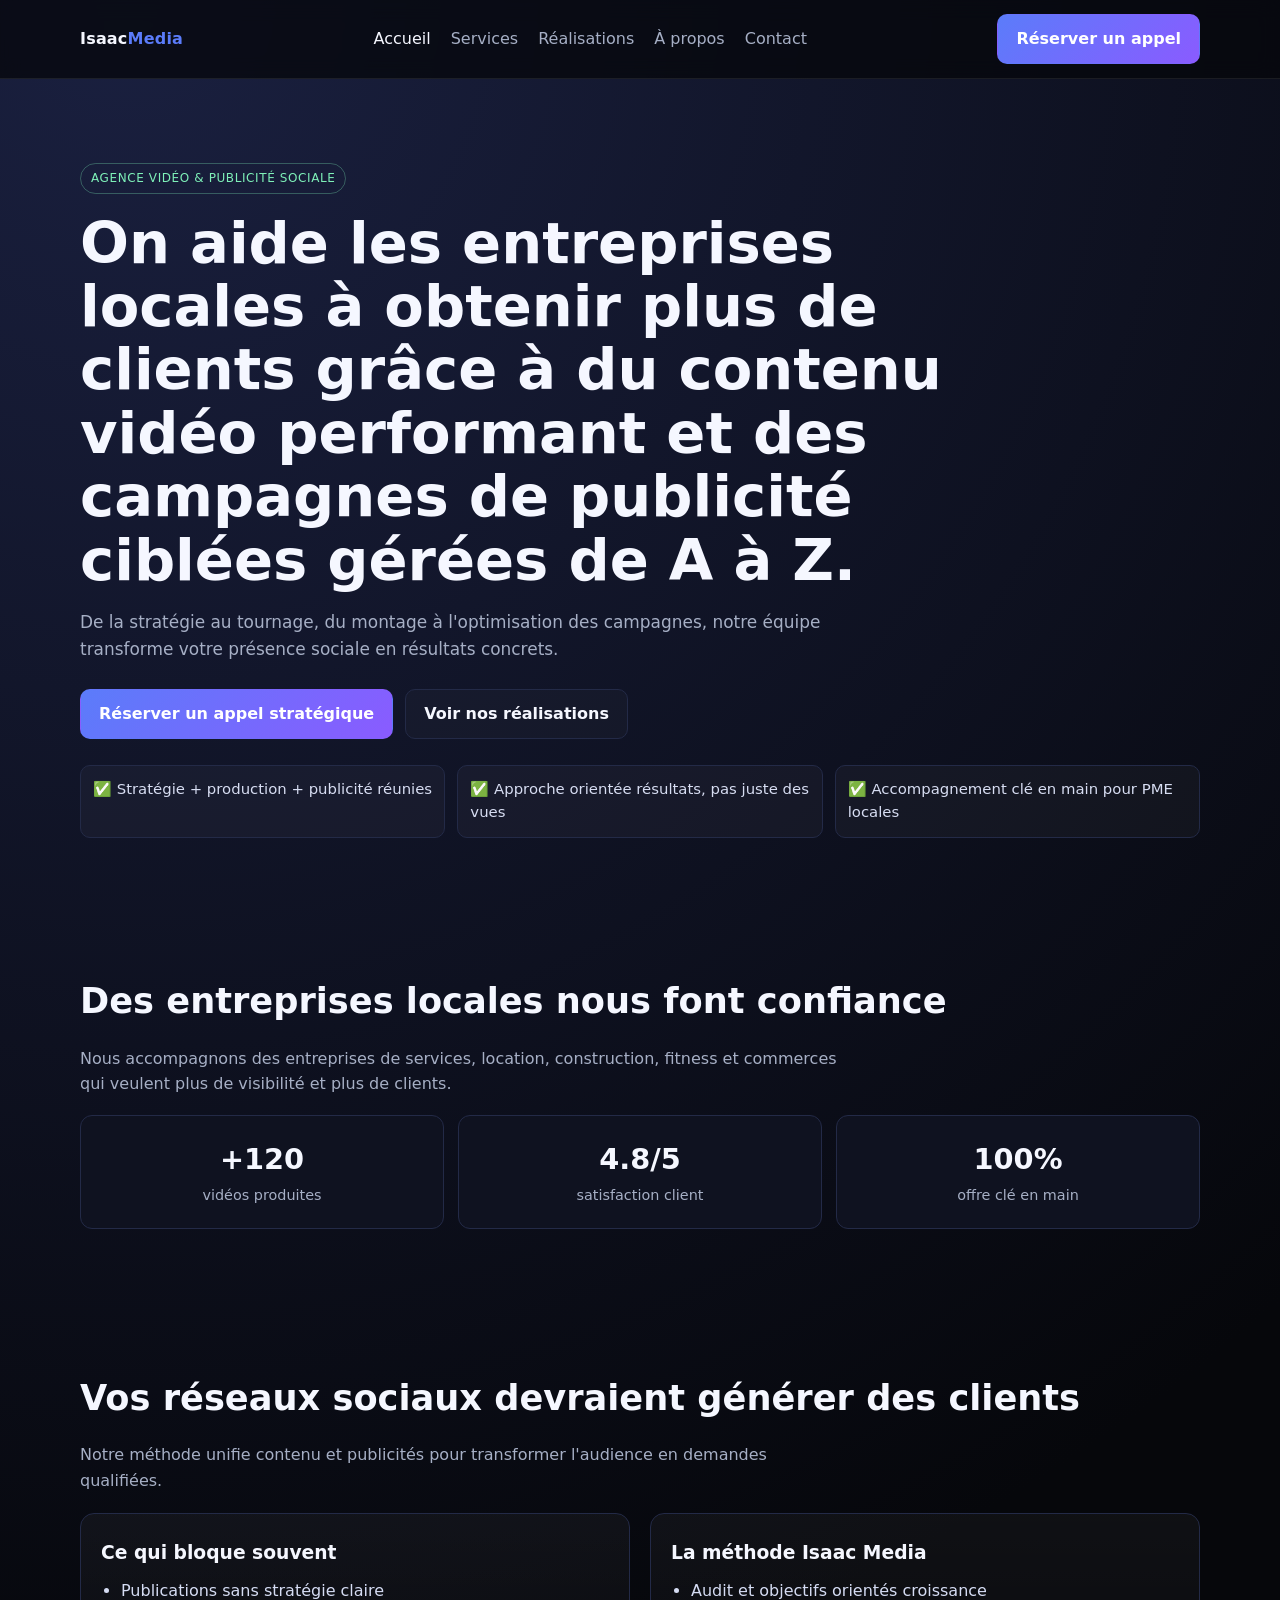
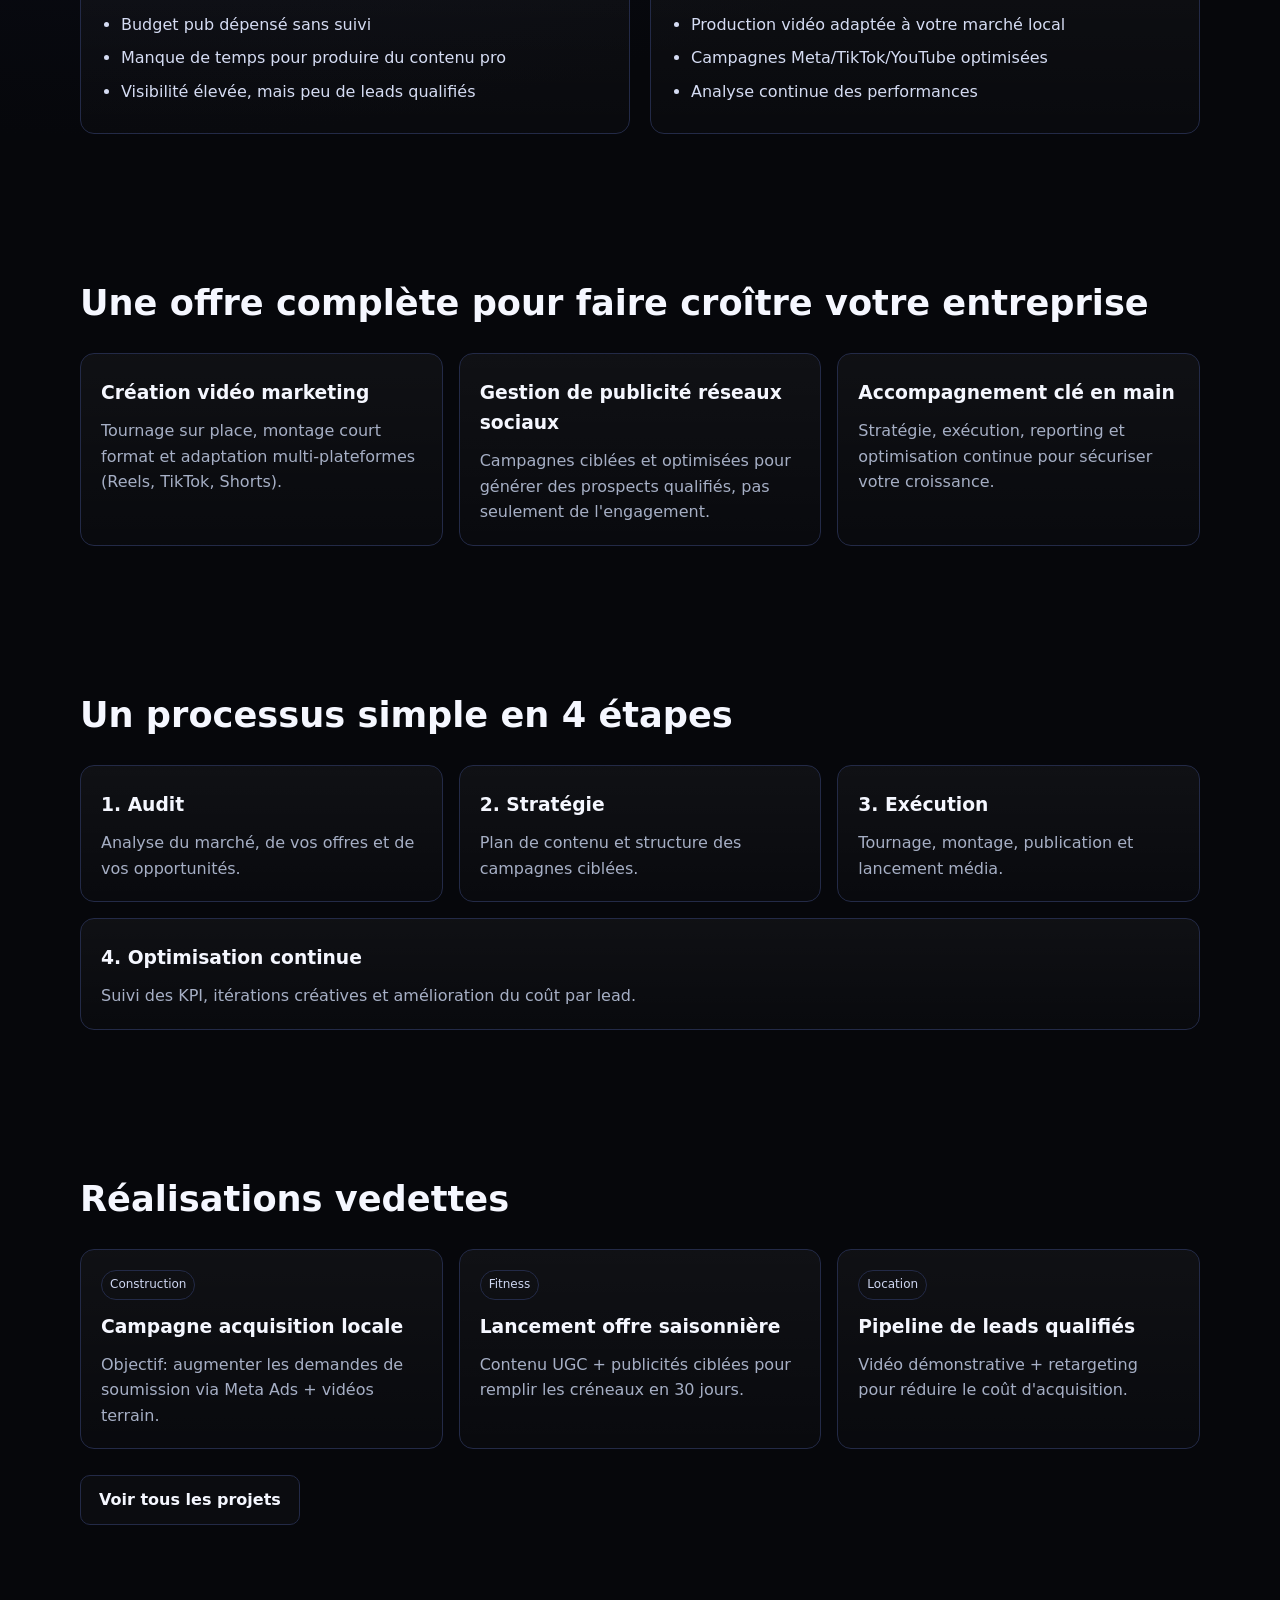
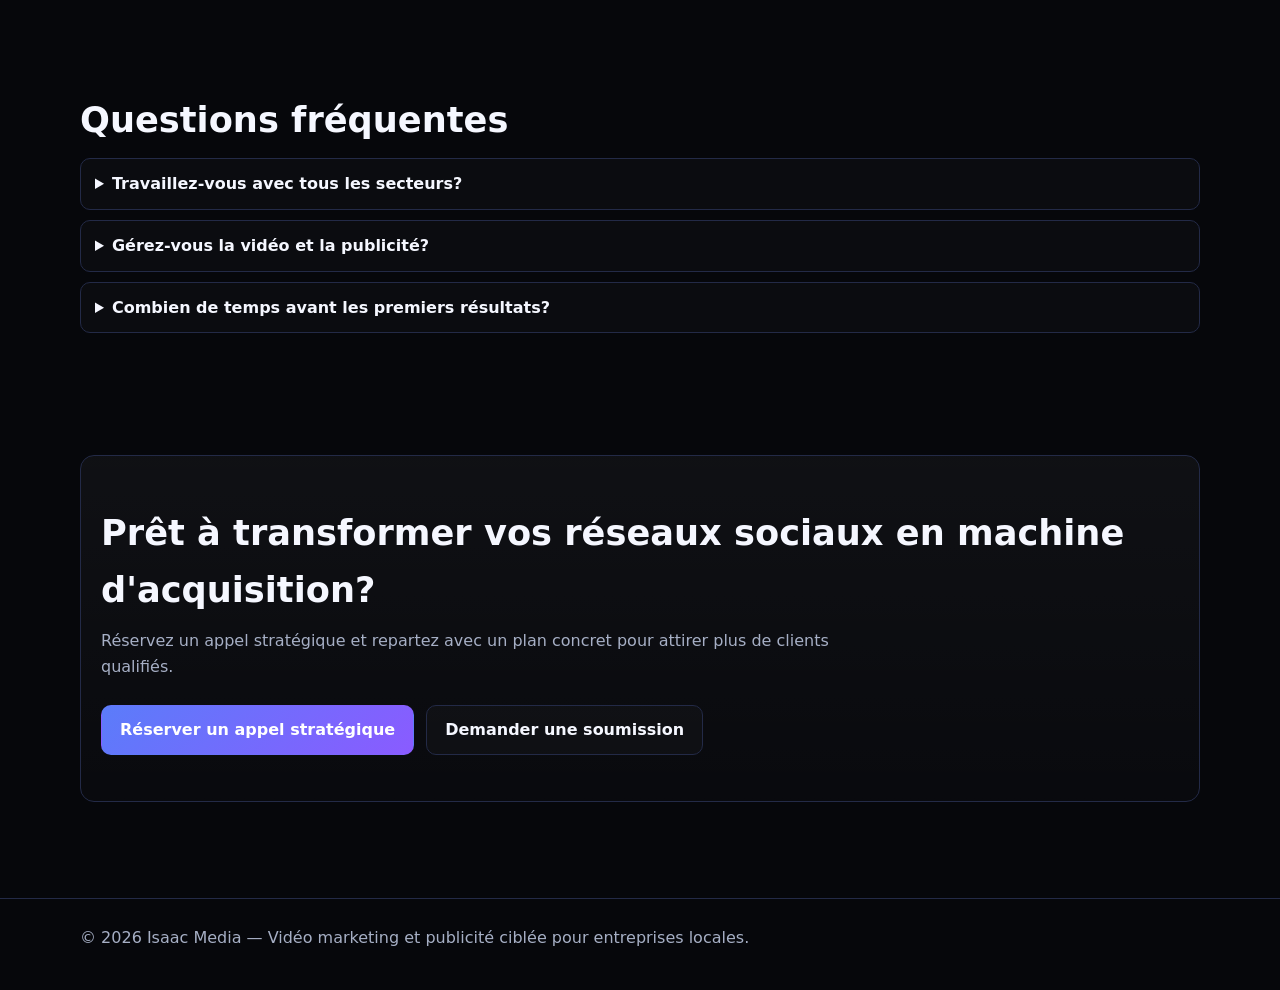
<file: index.html>
<!doctype html>
<html lang="fr-CA">
<head>
  <meta charset="UTF-8" />
  <meta name="viewport" content="width=device-width, initial-scale=1.0" />
  <meta name="description" content="Isaac Media aide les entreprises locales à obtenir plus de clients avec vidéo marketing et publicité ciblée gérées de A à Z." />
  <title>Isaac Media | Vidéo marketing & publicité ciblée</title>
  <link rel="stylesheet" href="styles.css" />
</head>
<body>
<header>
  <div class="container nav">
    <a class="logo" href="index.html">Isaac<span>Media</span></a>
    <nav class="nav-links">
      <a class="active" href="index.html">Accueil</a>
      <a href="services.html">Services</a>
      <a href="portfolio.html">Réalisations</a>
      <a href="about.html">À propos</a>
      <a href="contact.html">Contact</a>
    </nav>
    <a class="btn btn-primary" href="contact.html">Réserver un appel</a>
  </div>
</header>

<main>
  <section class="hero container">
    <span class="eyebrow">Agence vidéo & publicité sociale</span>
    <h1>On aide les entreprises locales à obtenir plus de clients grâce à du contenu vidéo performant et des campagnes de publicité ciblées gérées de A à Z.</h1>
    <p class="lead">De la stratégie au tournage, du montage à l'optimisation des campagnes, notre équipe transforme votre présence sociale en résultats concrets.</p>
    <div class="cta-row">
      <a class="btn btn-primary" href="contact.html">Réserver un appel stratégique</a>
      <a class="btn btn-outline" href="portfolio.html">Voir nos réalisations</a>
    </div>
    <div class="quick-points">
      <p>✅ Stratégie + production + publicité réunies</p>
      <p>✅ Approche orientée résultats, pas juste des vues</p>
      <p>✅ Accompagnement clé en main pour PME locales</p>
    </div>
  </section>

  <section class="container">
    <h2 class="section-title">Des entreprises locales nous font confiance</h2>
    <p class="section-copy">Nous accompagnons des entreprises de services, location, construction, fitness et commerces qui veulent plus de visibilité et plus de clients.</p>
    <div class="stats">
      <div class="stat"><strong>+120</strong><span>vidéos produites</span></div>
      <div class="stat"><strong>4.8/5</strong><span>satisfaction client</span></div>
      <div class="stat"><strong>100%</strong><span>offre clé en main</span></div>
    </div>
  </section>

  <section class="container">
    <h2 class="section-title">Vos réseaux sociaux devraient générer des clients</h2>
    <p class="section-copy">Notre méthode unifie contenu et publicités pour transformer l'audience en demandes qualifiées.</p>
    <div class="split">
      <article class="card">
        <h3>Ce qui bloque souvent</h3>
        <ul class="list">
          <li>Publications sans stratégie claire</li>
          <li>Budget pub dépensé sans suivi</li>
          <li>Manque de temps pour produire du contenu pro</li>
          <li>Visibilité élevée, mais peu de leads qualifiés</li>
        </ul>
      </article>
      <article class="card">
        <h3>La méthode Isaac Media</h3>
        <ul class="list">
          <li>Audit et objectifs orientés croissance</li>
          <li>Production vidéo adaptée à votre marché local</li>
          <li>Campagnes Meta/TikTok/YouTube optimisées</li>
          <li>Analyse continue des performances</li>
        </ul>
      </article>
    </div>
  </section>

  <section class="container">
    <h2 class="section-title">Une offre complète pour faire croître votre entreprise</h2>
    <div class="grid-3">
      <article class="card">
        <h3>Création vidéo marketing</h3>
        <p>Tournage sur place, montage court format et adaptation multi-plateformes (Reels, TikTok, Shorts).</p>
      </article>
      <article class="card">
        <h3>Gestion de publicité réseaux sociaux</h3>
        <p>Campagnes ciblées et optimisées pour générer des prospects qualifiés, pas seulement de l'engagement.</p>
      </article>
      <article class="card">
        <h3>Accompagnement clé en main</h3>
        <p>Stratégie, exécution, reporting et optimisation continue pour sécuriser votre croissance.</p>
      </article>
    </div>
  </section>

  <section class="container">
    <h2 class="section-title">Un processus simple en 4 étapes</h2>
    <div class="grid-3">
      <article class="card"><h3>1. Audit</h3><p>Analyse du marché, de vos offres et de vos opportunités.</p></article>
      <article class="card"><h3>2. Stratégie</h3><p>Plan de contenu et structure des campagnes ciblées.</p></article>
      <article class="card"><h3>3. Exécution</h3><p>Tournage, montage, publication et lancement média.</p></article>
    </div>
    <div class="card" style="margin-top:16px"><h3>4. Optimisation continue</h3><p>Suivi des KPI, itérations créatives et amélioration du coût par lead.</p></div>
  </section>

  <section class="container">
    <h2 class="section-title">Réalisations vedettes</h2>
    <div class="grid-3">
      <article class="card portfolio-item"><span class="tag">Construction</span><h3>Campagne acquisition locale</h3><p>Objectif: augmenter les demandes de soumission via Meta Ads + vidéos terrain.</p></article>
      <article class="card portfolio-item"><span class="tag">Fitness</span><h3>Lancement offre saisonnière</h3><p>Contenu UGC + publicités ciblées pour remplir les créneaux en 30 jours.</p></article>
      <article class="card portfolio-item"><span class="tag">Location</span><h3>Pipeline de leads qualifiés</h3><p>Vidéo démonstrative + retargeting pour réduire le coût d'acquisition.</p></article>
    </div>
    <div class="cta-row"><a class="btn btn-outline" href="portfolio.html">Voir tous les projets</a></div>
  </section>

  <section class="container faq">
    <h2 class="section-title">Questions fréquentes</h2>
    <details><summary>Travaillez-vous avec tous les secteurs?</summary><p>Nous sommes spécialisés en entreprises locales de services, construction, fitness, commerces et location.</p></details>
    <details><summary>Gérez-vous la vidéo et la publicité?</summary><p>Oui. Notre avantage est d'unifier stratégie, production et acquisition au même endroit.</p></details>
    <details><summary>Combien de temps avant les premiers résultats?</summary><p>Les premières données arrivent rapidement, puis la performance augmente avec l'optimisation continue.</p></details>
  </section>

  <section class="container">
    <div class="card">
      <h2 class="section-title">Prêt à transformer vos réseaux sociaux en machine d'acquisition?</h2>
      <p class="section-copy">Réservez un appel stratégique et repartez avec un plan concret pour attirer plus de clients qualifiés.</p>
      <div class="cta-row">
        <a class="btn btn-primary" href="contact.html">Réserver un appel stratégique</a>
        <a class="btn btn-outline" href="contact.html">Demander une soumission</a>
      </div>
    </div>
  </section>
</main>

<footer>
  <div class="container">© <span id="year"></span> Isaac Media — Vidéo marketing et publicité ciblée pour entreprises locales.</div>
</footer>
<script src="script.js"></script>
</body>
</html>
</file>
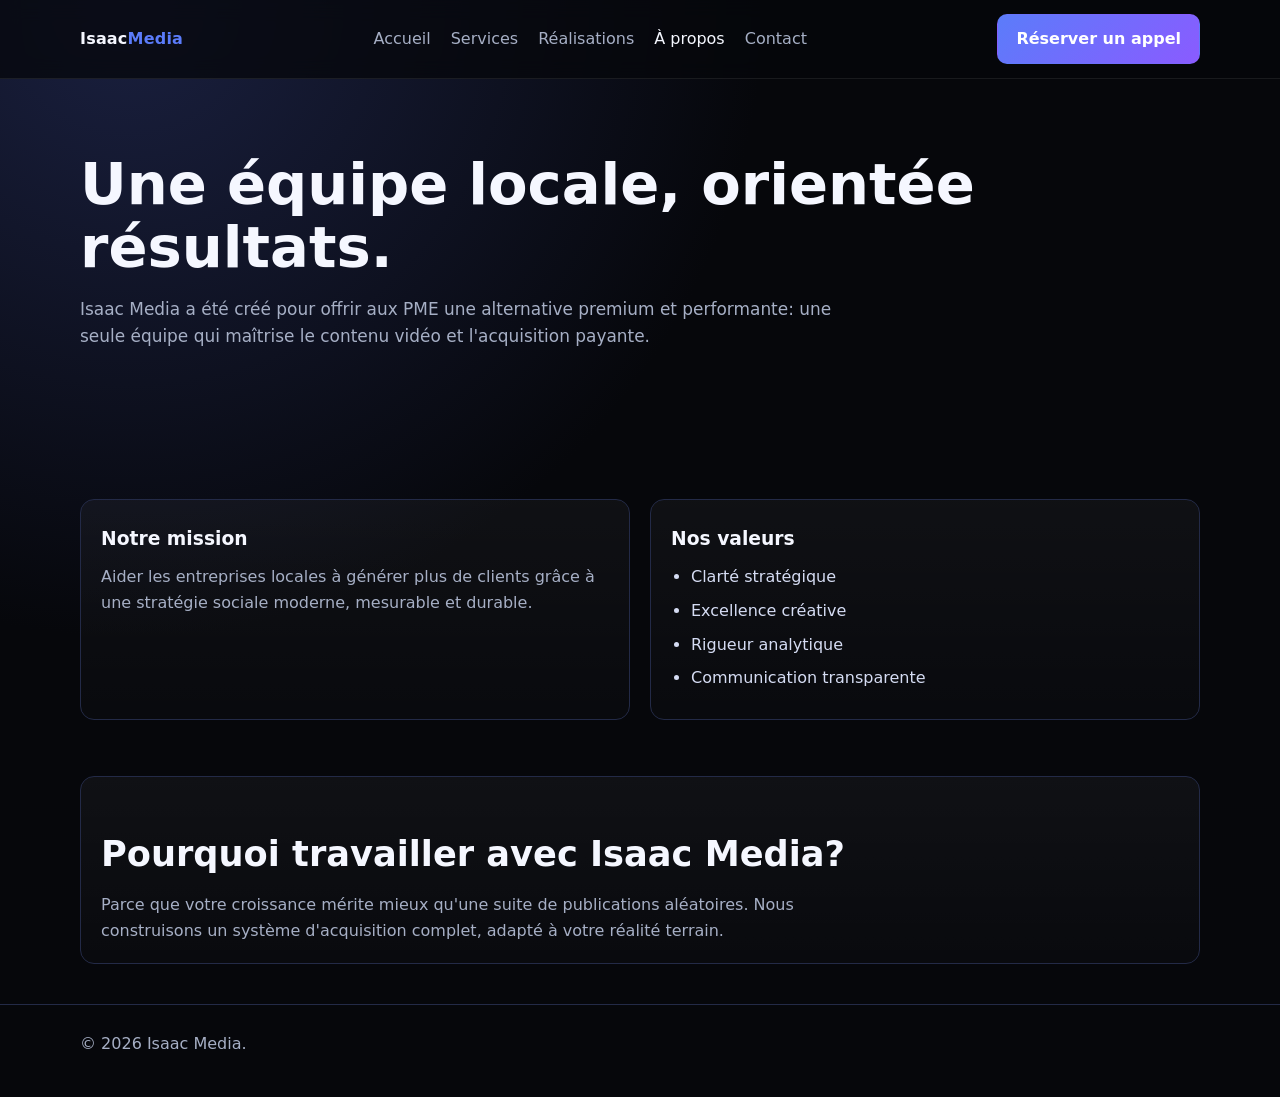
<file: about.html>
<!doctype html>
<html lang="fr-CA">
<head>
  <meta charset="UTF-8" />
  <meta name="viewport" content="width=device-width, initial-scale=1.0" />
  <title>À propos | Isaac Media</title>
  <link rel="stylesheet" href="styles.css" />
</head>
<body>
<header><div class="container nav"><a class="logo" href="index.html">Isaac<span>Media</span></a><nav class="nav-links"><a href="index.html">Accueil</a><a href="services.html">Services</a><a href="portfolio.html">Réalisations</a><a class="active" href="about.html">À propos</a><a href="contact.html">Contact</a></nav><a class="btn btn-primary" href="contact.html">Réserver un appel</a></div></header>
<main class="container">
  <section>
    <h1>Une équipe locale, orientée résultats.</h1>
    <p class="lead">Isaac Media a été créé pour offrir aux PME une alternative premium et performante: une seule équipe qui maîtrise le contenu vidéo et l'acquisition payante.</p>
  </section>
  <section class="split">
    <article class="card"><h3>Notre mission</h3><p>Aider les entreprises locales à générer plus de clients grâce à une stratégie sociale moderne, mesurable et durable.</p></article>
    <article class="card"><h3>Nos valeurs</h3><ul class="list"><li>Clarté stratégique</li><li>Excellence créative</li><li>Rigueur analytique</li><li>Communication transparente</li></ul></article>
  </section>
  <section class="card">
    <h2 class="section-title">Pourquoi travailler avec Isaac Media?</h2>
    <p class="section-copy">Parce que votre croissance mérite mieux qu'une suite de publications aléatoires. Nous construisons un système d'acquisition complet, adapté à votre réalité terrain.</p>
  </section>
</main>
<footer><div class="container">© <span id="year"></span> Isaac Media.</div></footer>
<script src="script.js"></script>
</body>
</html>
</file>
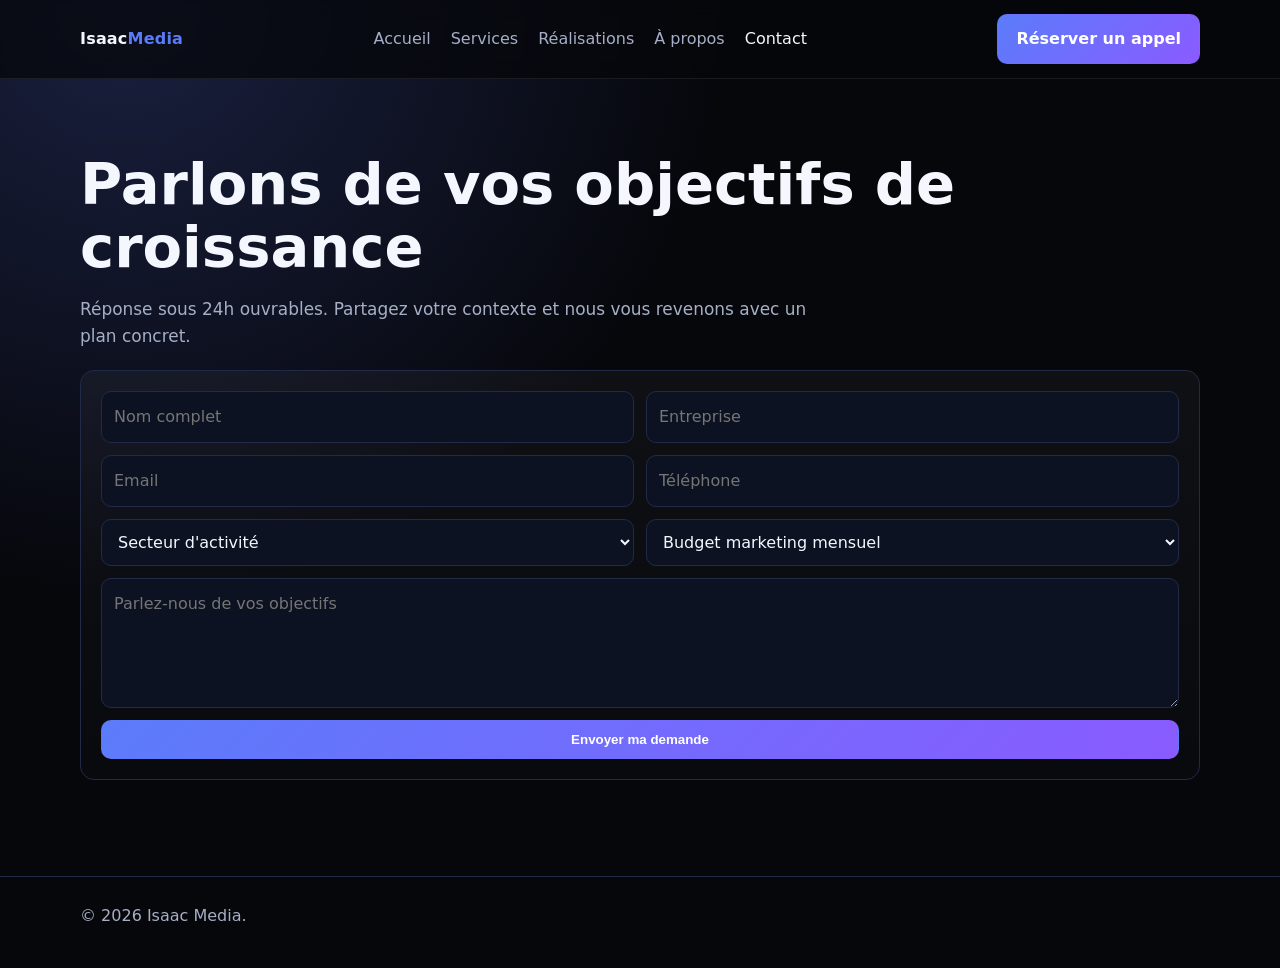
<file: contact.html>
<!doctype html>
<html lang="fr-CA">
<head>
  <meta charset="UTF-8" />
  <meta name="viewport" content="width=device-width, initial-scale=1.0" />
  <title>Contact | Isaac Media</title>
  <link rel="stylesheet" href="styles.css" />
</head>
<body>
<header><div class="container nav"><a class="logo" href="index.html">Isaac<span>Media</span></a><nav class="nav-links"><a href="index.html">Accueil</a><a href="services.html">Services</a><a href="portfolio.html">Réalisations</a><a href="about.html">À propos</a><a class="active" href="contact.html">Contact</a></nav><a class="btn btn-primary" href="#form">Réserver un appel</a></div></header>
<main class="container">
  <section>
    <h1>Parlons de vos objectifs de croissance</h1>
    <p class="lead">Réponse sous 24h ouvrables. Partagez votre contexte et nous vous revenons avec un plan concret.</p>
    <form id="form" class="contact-form card" action="#" method="post">
      <input name="name" placeholder="Nom complet" required />
      <input name="company" placeholder="Entreprise" required />
      <input type="email" name="email" placeholder="Email" required />
      <input name="phone" placeholder="Téléphone" />
      <select name="sector" required>
        <option value="">Secteur d'activité</option>
        <option>Construction</option><option>Fitness</option><option>Commerce</option><option>Location</option><option>Services</option>
      </select>
      <select name="budget" required>
        <option value="">Budget marketing mensuel</option>
        <option>1 000$ - 2 500$</option><option>2 500$ - 5 000$</option><option>5 000$ - 10 000$</option><option>10 000$+</option>
      </select>
      <textarea class="full" name="message" placeholder="Parlez-nous de vos objectifs"></textarea>
      <button class="btn btn-primary full" type="submit">Envoyer ma demande</button>
    </form>
  </section>
</main>
<footer><div class="container">© <span id="year"></span> Isaac Media.</div></footer>
<script src="script.js"></script>
</body>
</html>
</file>
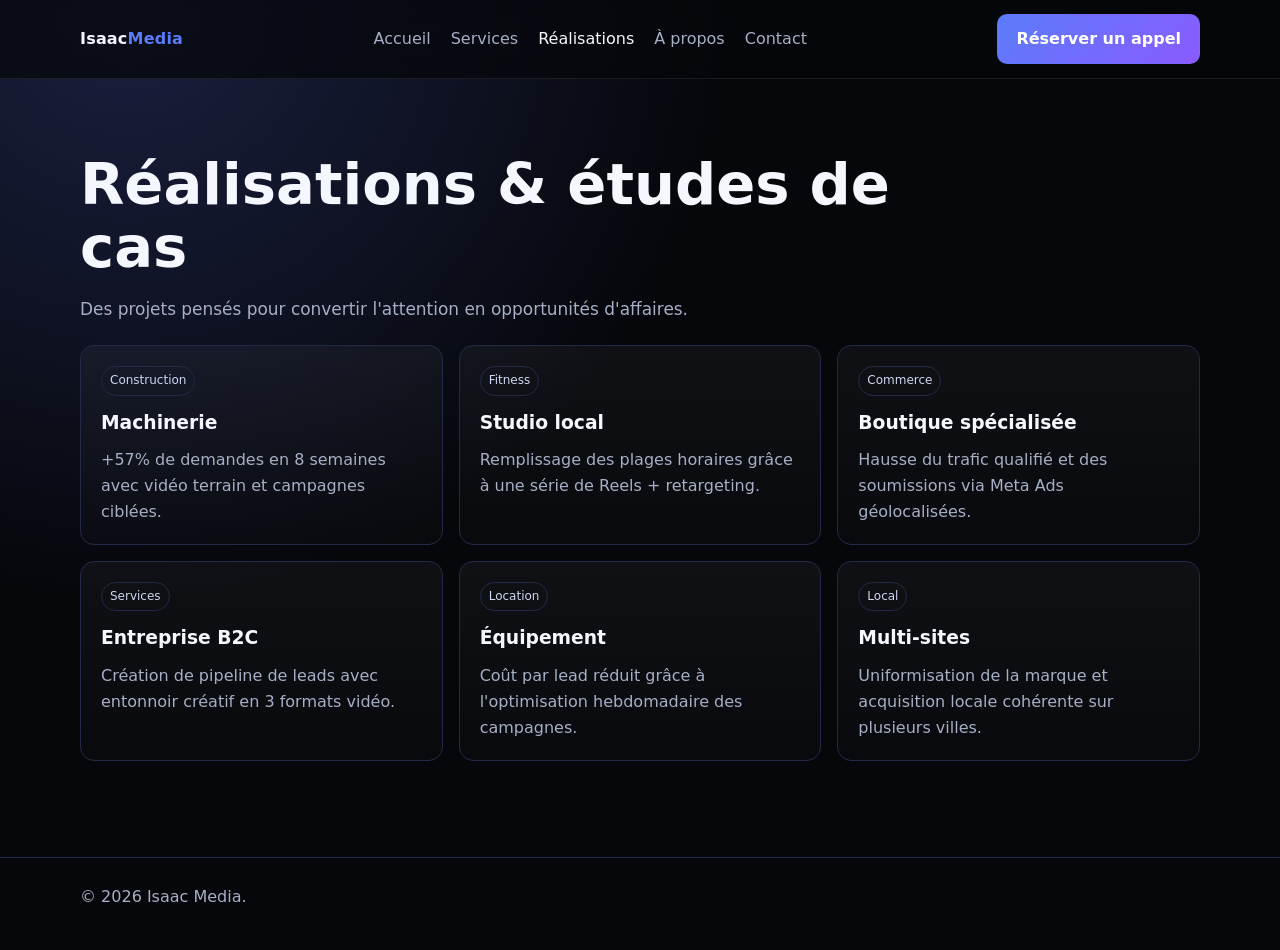
<file: portfolio.html>
<!doctype html>
<html lang="fr-CA">
<head>
  <meta charset="UTF-8" />
  <meta name="viewport" content="width=device-width, initial-scale=1.0" />
  <title>Réalisations | Isaac Media</title>
  <link rel="stylesheet" href="styles.css" />
</head>
<body>
<header><div class="container nav"><a class="logo" href="index.html">Isaac<span>Media</span></a><nav class="nav-links"><a href="index.html">Accueil</a><a href="services.html">Services</a><a class="active" href="portfolio.html">Réalisations</a><a href="about.html">À propos</a><a href="contact.html">Contact</a></nav><a class="btn btn-primary" href="contact.html">Réserver un appel</a></div></header>
<main class="container">
  <section>
    <h1>Réalisations & études de cas</h1>
    <p class="lead">Des projets pensés pour convertir l'attention en opportunités d'affaires.</p>
    <div class="grid-3">
      <article class="card portfolio-item"><span class="tag">Construction</span><h3>Machinerie</h3><p>+57% de demandes en 8 semaines avec vidéo terrain et campagnes ciblées.</p></article>
      <article class="card portfolio-item"><span class="tag">Fitness</span><h3>Studio local</h3><p>Remplissage des plages horaires grâce à une série de Reels + retargeting.</p></article>
      <article class="card portfolio-item"><span class="tag">Commerce</span><h3>Boutique spécialisée</h3><p>Hausse du trafic qualifié et des soumissions via Meta Ads géolocalisées.</p></article>
      <article class="card portfolio-item"><span class="tag">Services</span><h3>Entreprise B2C</h3><p>Création de pipeline de leads avec entonnoir créatif en 3 formats vidéo.</p></article>
      <article class="card portfolio-item"><span class="tag">Location</span><h3>Équipement</h3><p>Coût par lead réduit grâce à l'optimisation hebdomadaire des campagnes.</p></article>
      <article class="card portfolio-item"><span class="tag">Local</span><h3>Multi-sites</h3><p>Uniformisation de la marque et acquisition locale cohérente sur plusieurs villes.</p></article>
    </div>
  </section>
</main>
<footer><div class="container">© <span id="year"></span> Isaac Media.</div></footer>
<script src="script.js"></script>
</body>
</html>
</file>
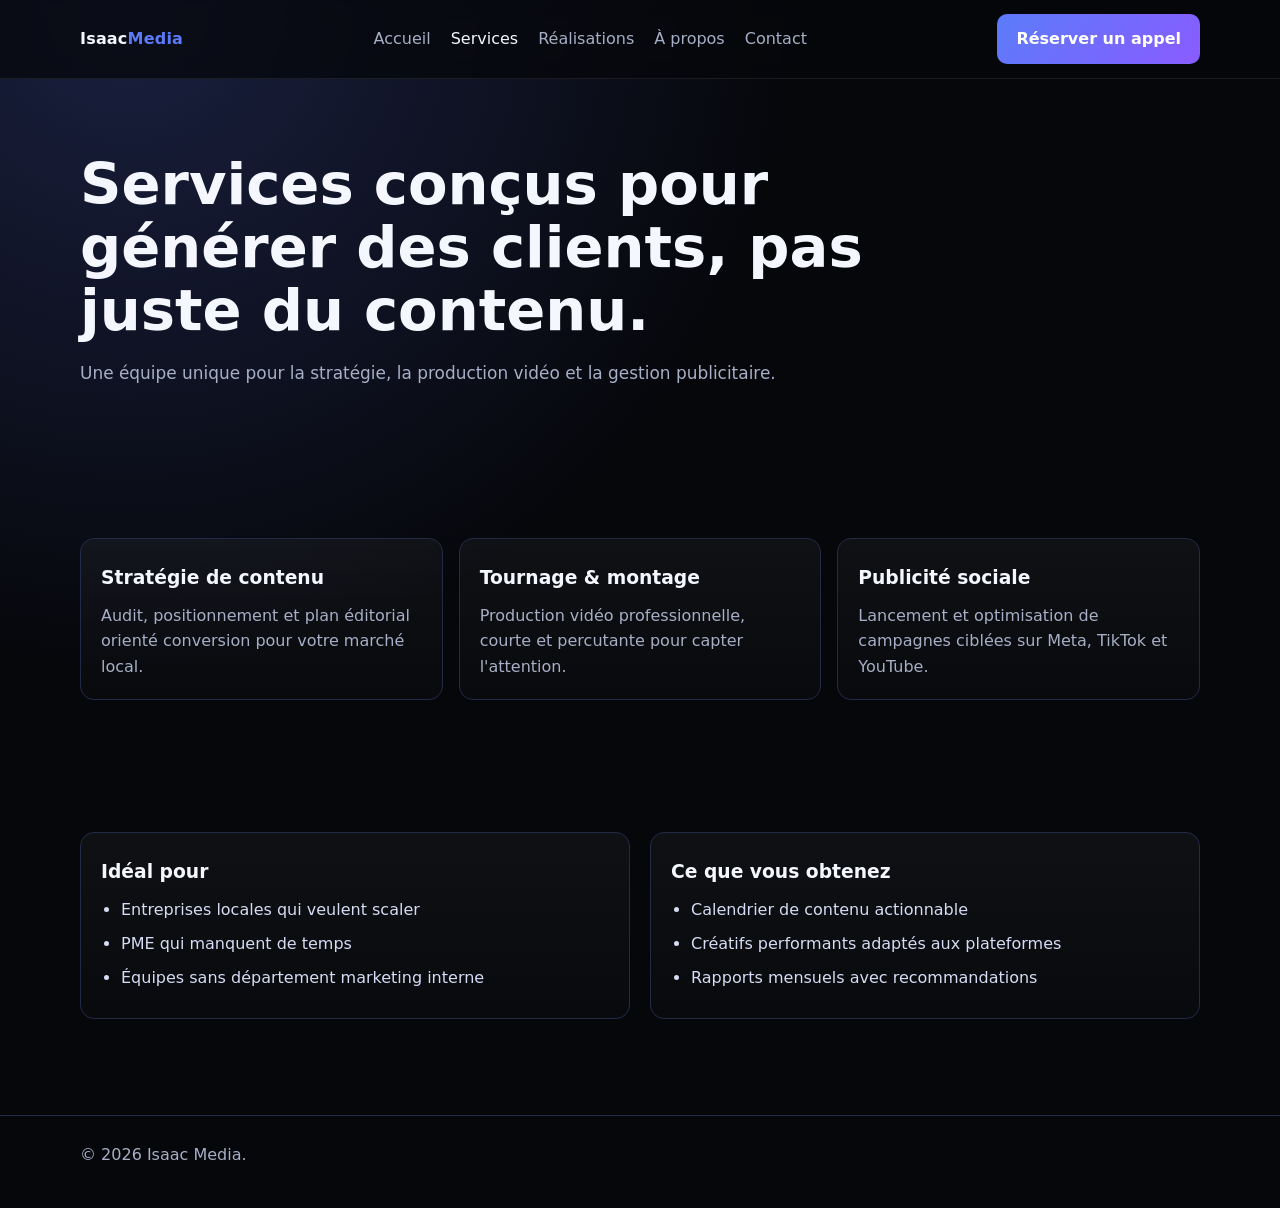
<file: services.html>
<!doctype html>
<html lang="fr-CA">
<head>
  <meta charset="UTF-8" />
  <meta name="viewport" content="width=device-width, initial-scale=1.0" />
  <title>Services | Isaac Media</title>
  <link rel="stylesheet" href="styles.css" />
</head>
<body>
<header><div class="container nav"><a class="logo" href="index.html">Isaac<span>Media</span></a><nav class="nav-links"><a href="index.html">Accueil</a><a class="active" href="services.html">Services</a><a href="portfolio.html">Réalisations</a><a href="about.html">À propos</a><a href="contact.html">Contact</a></nav><a class="btn btn-primary" href="contact.html">Réserver un appel</a></div></header>
<main class="container">
  <section>
    <h1>Services conçus pour générer des clients, pas juste du contenu.</h1>
    <p class="lead">Une équipe unique pour la stratégie, la production vidéo et la gestion publicitaire.</p>
  </section>
  <section class="grid-3">
    <article class="card"><h3>Stratégie de contenu</h3><p>Audit, positionnement et plan éditorial orienté conversion pour votre marché local.</p></article>
    <article class="card"><h3>Tournage & montage</h3><p>Production vidéo professionnelle, courte et percutante pour capter l'attention.</p></article>
    <article class="card"><h3>Publicité sociale</h3><p>Lancement et optimisation de campagnes ciblées sur Meta, TikTok et YouTube.</p></article>
  </section>
  <section class="split">
    <article class="card"><h3>Idéal pour</h3><ul class="list"><li>Entreprises locales qui veulent scaler</li><li>PME qui manquent de temps</li><li>Équipes sans département marketing interne</li></ul></article>
    <article class="card"><h3>Ce que vous obtenez</h3><ul class="list"><li>Calendrier de contenu actionnable</li><li>Créatifs performants adaptés aux plateformes</li><li>Rapports mensuels avec recommandations</li></ul></article>
  </section>
</main>
<footer><div class="container">© <span id="year"></span> Isaac Media.</div></footer>
<script src="script.js"></script>
</body>
</html>
</file>
<file: styles.css>
:root {
  --bg: #06070b;
  --panel: #0f1220;
  --panel-2: #141a2f;
  --text: #f5f7ff;
  --muted: #a6afc5;
  --accent: #5b7cfa;
  --accent-2: #8a5bff;
  --line: #232a47;
  --ok: #7ef0b8;
  --max: 1120px;
}

* { box-sizing: border-box; }
html, body { margin: 0; padding: 0; }
body {
  font-family: Inter, "SF Pro Text", "Segoe UI", system-ui, sans-serif;
  color: var(--text);
  background: radial-gradient(circle at 10% 0%, #1a2040 0%, var(--bg) 40%), var(--bg);
  line-height: 1.6;
}

a { color: inherit; text-decoration: none; }
img { max-width: 100%; display: block; }

.container {
  width: min(92%, var(--max));
  margin: 0 auto;
}

header {
  position: sticky;
  top: 0;
  z-index: 20;
  backdrop-filter: blur(10px);
  border-bottom: 1px solid rgba(255,255,255,0.08);
  background: rgba(6, 7, 11, 0.75);
}

.nav {
  display: flex;
  justify-content: space-between;
  align-items: center;
  padding: 14px 0;
}

.logo { font-weight: 800; letter-spacing: 0.2px; }
.logo span { color: var(--accent); }

.nav-links {
  display: flex;
  gap: 20px;
  color: var(--muted);
}
.nav-links a:hover, .nav-links a.active { color: var(--text); }

.btn {
  display: inline-flex;
  align-items: center;
  justify-content: center;
  border-radius: 10px;
  padding: 11px 18px;
  font-weight: 600;
  border: 1px solid transparent;
  transition: 0.2s ease;
}

.btn-primary {
  background: linear-gradient(135deg, var(--accent), var(--accent-2));
  color: #fff;
}

.btn-primary:hover { filter: brightness(1.08); }

.btn-outline {
  border-color: var(--line);
  background: rgba(255,255,255,0.02);
}

.hero {
  padding: 84px 0 50px;
}

.eyebrow {
  display: inline-block;
  font-size: 12px;
  letter-spacing: .6px;
  text-transform: uppercase;
  color: var(--ok);
  border: 1px solid rgba(126,240,184,0.3);
  padding: 5px 10px;
  border-radius: 999px;
}

h1 {
  margin: 18px 0 10px;
  line-height: 1.1;
  font-size: clamp(2rem, 5.4vw, 3.6rem);
  max-width: 900px;
}

.lead {
  color: var(--muted);
  max-width: 760px;
  font-size: 1.06rem;
}

.cta-row { display: flex; gap: 12px; flex-wrap: wrap; margin: 26px 0; }

.quick-points {
  display: grid;
  grid-template-columns: repeat(3, minmax(160px, 1fr));
  gap: 12px;
}
.quick-points p {
  margin: 0;
  padding: 12px;
  background: rgba(255,255,255,0.03);
  border: 1px solid var(--line);
  border-radius: 10px;
  color: #d7ddf2;
  font-size: 0.93rem;
}

section { padding: 56px 0; }

.section-title {
  font-size: clamp(1.5rem, 3vw, 2.2rem);
  margin-bottom: 10px;
}
.section-copy {
  color: var(--muted);
  max-width: 760px;
}

.grid-3 {
  margin-top: 22px;
  display: grid;
  grid-template-columns: repeat(3, 1fr);
  gap: 16px;
}

.card {
  border: 1px solid var(--line);
  background: linear-gradient(180deg, rgba(255,255,255,0.04), rgba(255,255,255,0.01));
  border-radius: 14px;
  padding: 20px;
}
.card h3 { margin-top: 4px; margin-bottom: 10px; }
.card p { margin: 0; color: var(--muted); }

.split {
  display: grid;
  grid-template-columns: 1fr 1fr;
  gap: 20px;
  margin-top: 20px;
}

.list { margin: 0; padding-left: 20px; color: #d5dcf3; }
.list li { margin-bottom: 8px; }

.stats {
  display: grid;
  grid-template-columns: repeat(3, 1fr);
  gap: 14px;
  margin-top: 18px;
}
.stat {
  text-align: center;
  border: 1px solid var(--line);
  border-radius: 12px;
  padding: 20px;
  background: var(--panel);
}
.stat strong { font-size: 1.8rem; display: block; }
.stat span { color: var(--muted); font-size: 0.9rem; }

.portfolio-item .tag {
  display: inline-block;
  font-size: 12px;
  border: 1px solid var(--line);
  color: #ced6f1;
  border-radius: 999px;
  padding: 4px 8px;
  margin-bottom: 8px;
}

.faq details {
  border: 1px solid var(--line);
  border-radius: 10px;
  padding: 12px 14px;
  margin-bottom: 10px;
  background: rgba(255,255,255,0.02);
}
.faq summary { cursor: pointer; font-weight: 600; }
.faq p { color: var(--muted); margin-bottom: 0; }

.contact-form {
  display: grid;
  grid-template-columns: repeat(2, 1fr);
  gap: 12px;
  margin-top: 20px;
}
.contact-form .full { grid-column: span 2; }
input, textarea, select {
  width: 100%;
  background: #0d1222;
  border: 1px solid var(--line);
  border-radius: 10px;
  padding: 12px;
  color: var(--text);
  font: inherit;
}
textarea { min-height: 130px; resize: vertical; }

footer {
  border-top: 1px solid var(--line);
  color: var(--muted);
  padding: 26px 0 40px;
  margin-top: 40px;
}

@media (max-width: 900px) {
  .grid-3, .stats, .split, .contact-form { grid-template-columns: 1fr; }
  .contact-form .full { grid-column: auto; }
  .quick-points { grid-template-columns: 1fr; }
  .nav-links { display: none; }
}
</file>
